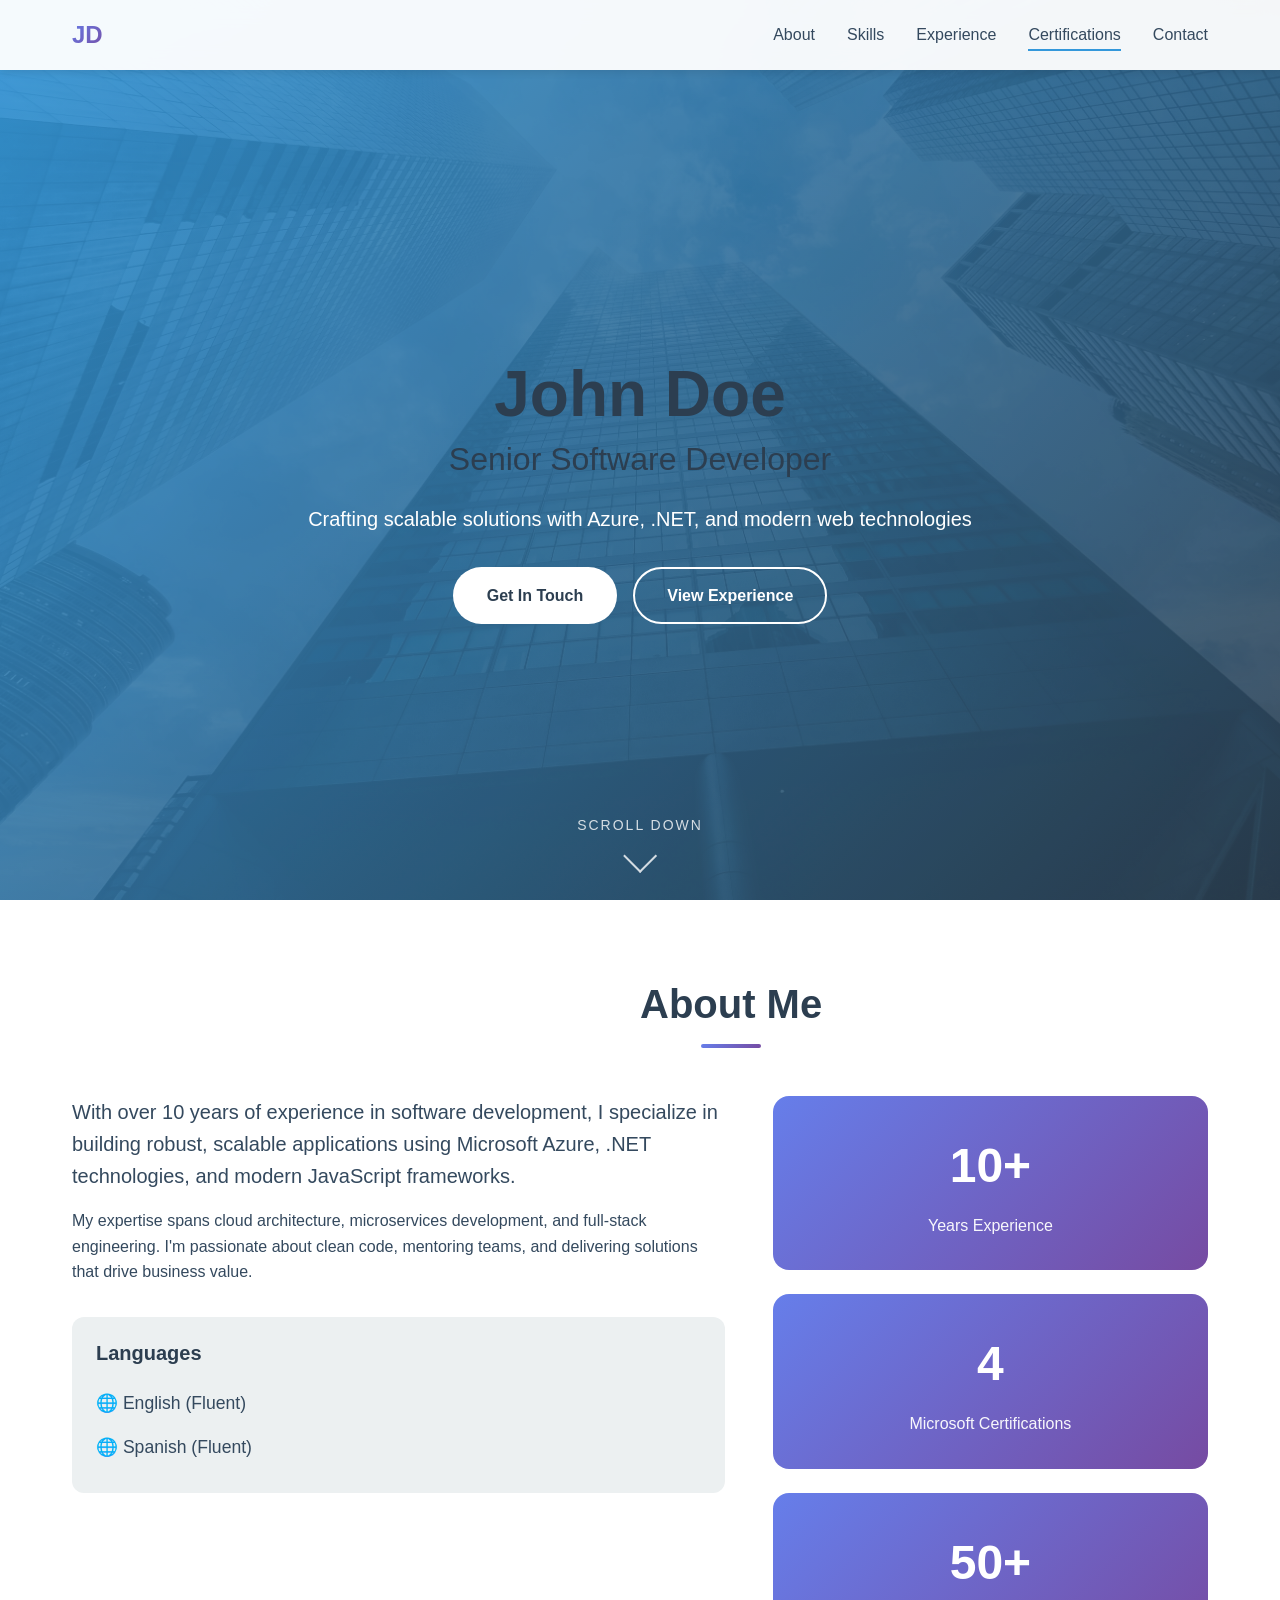
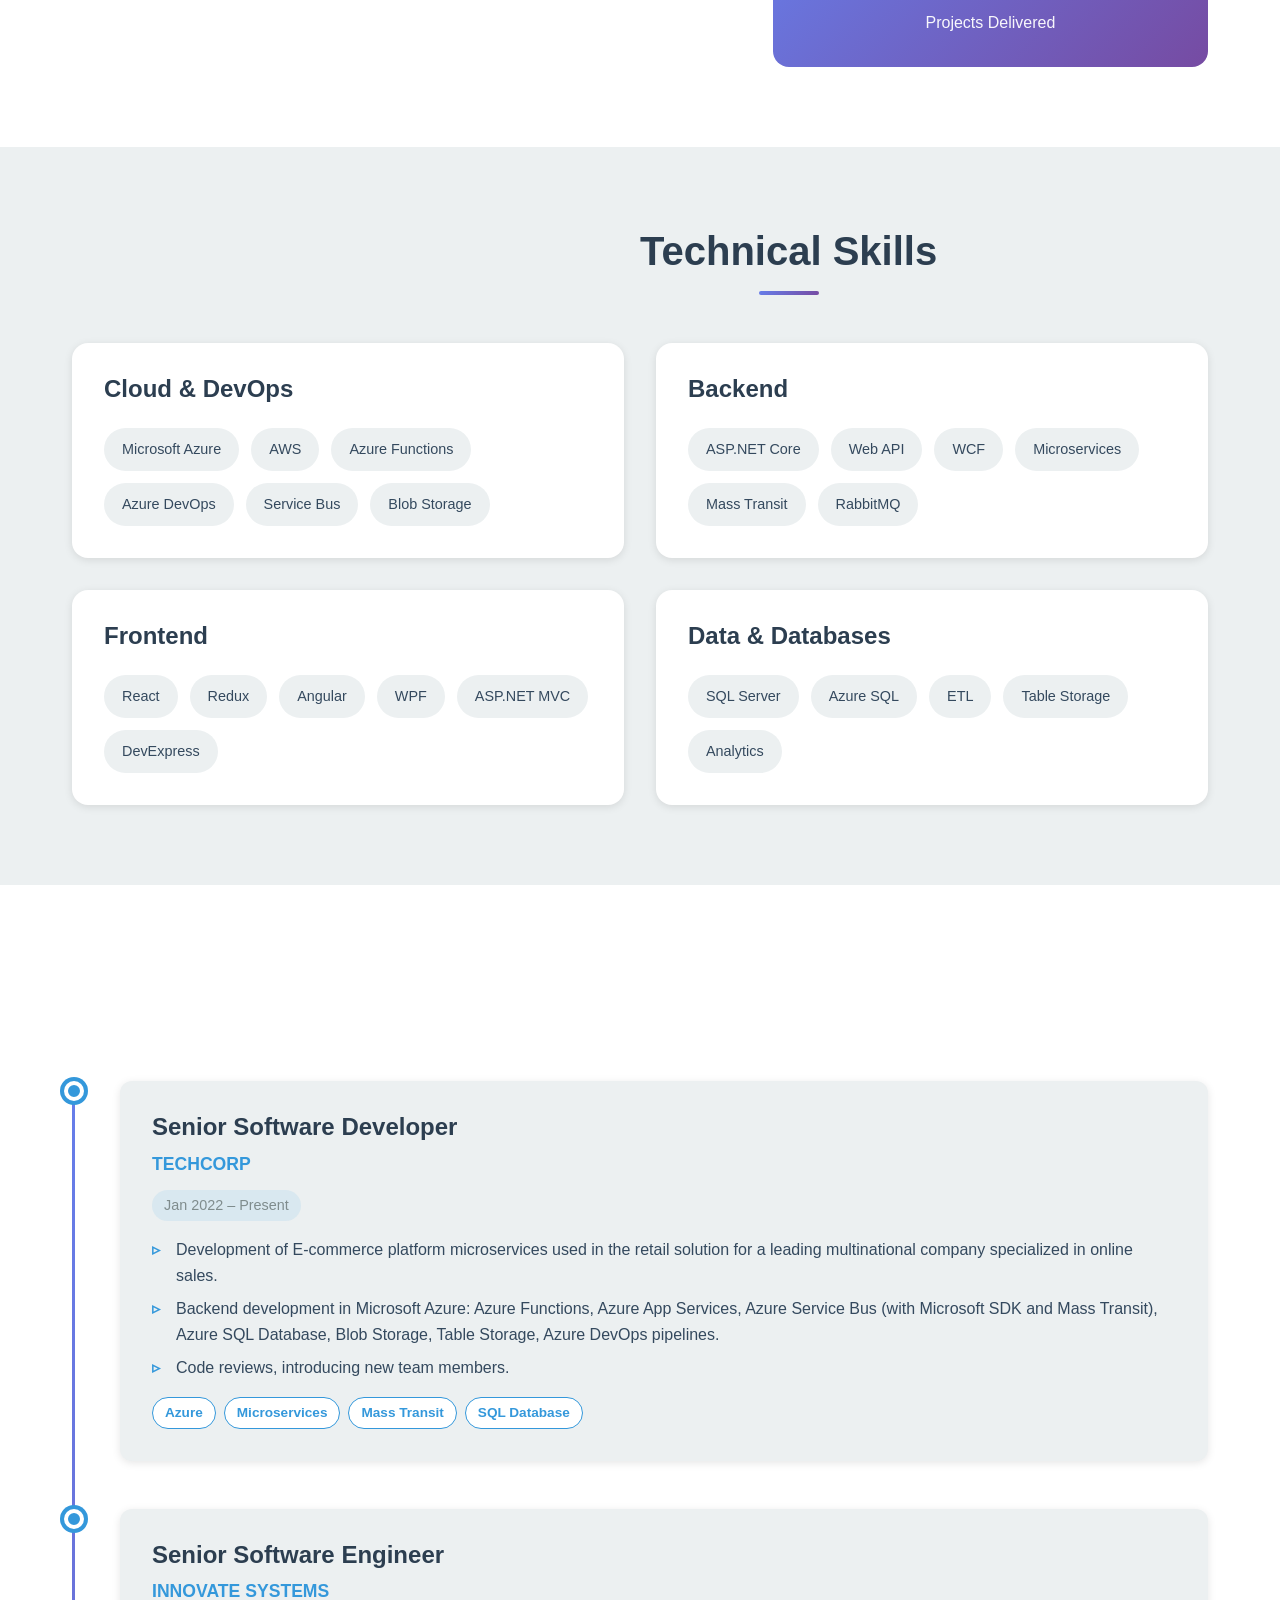
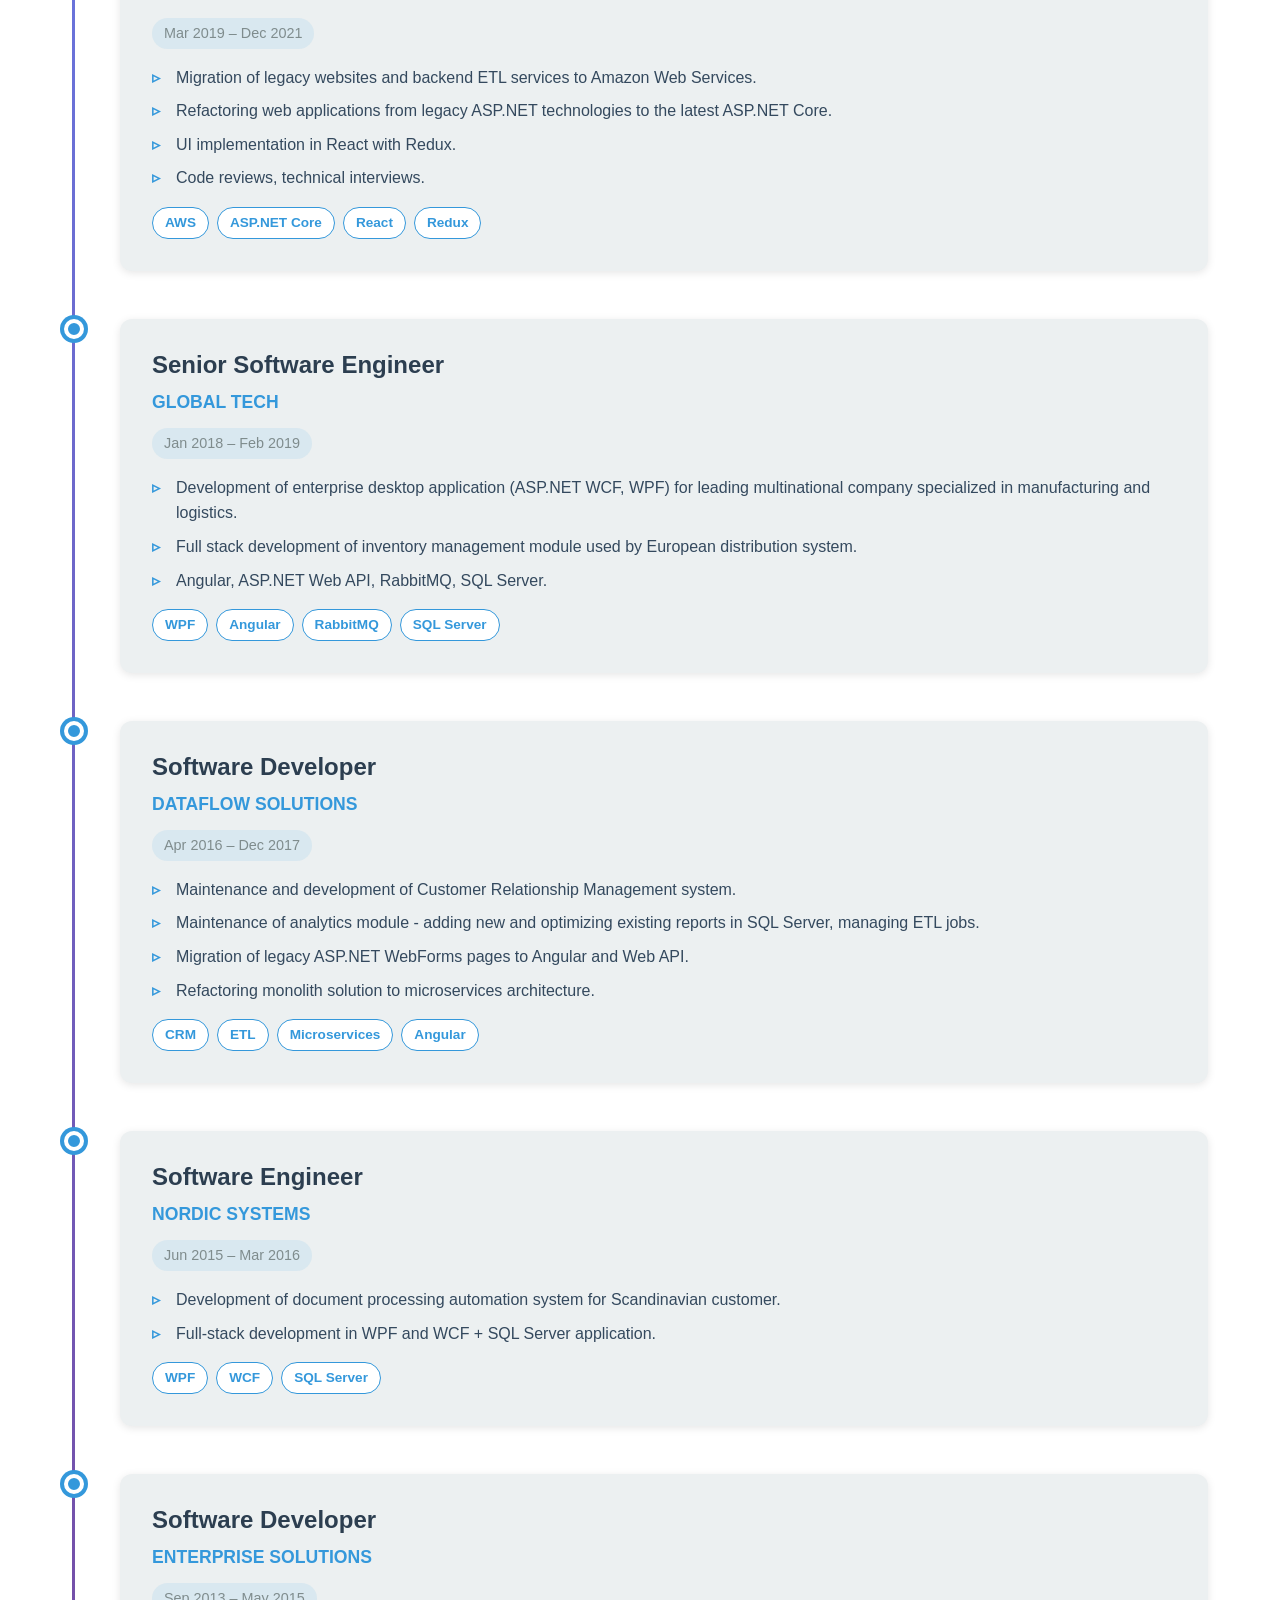
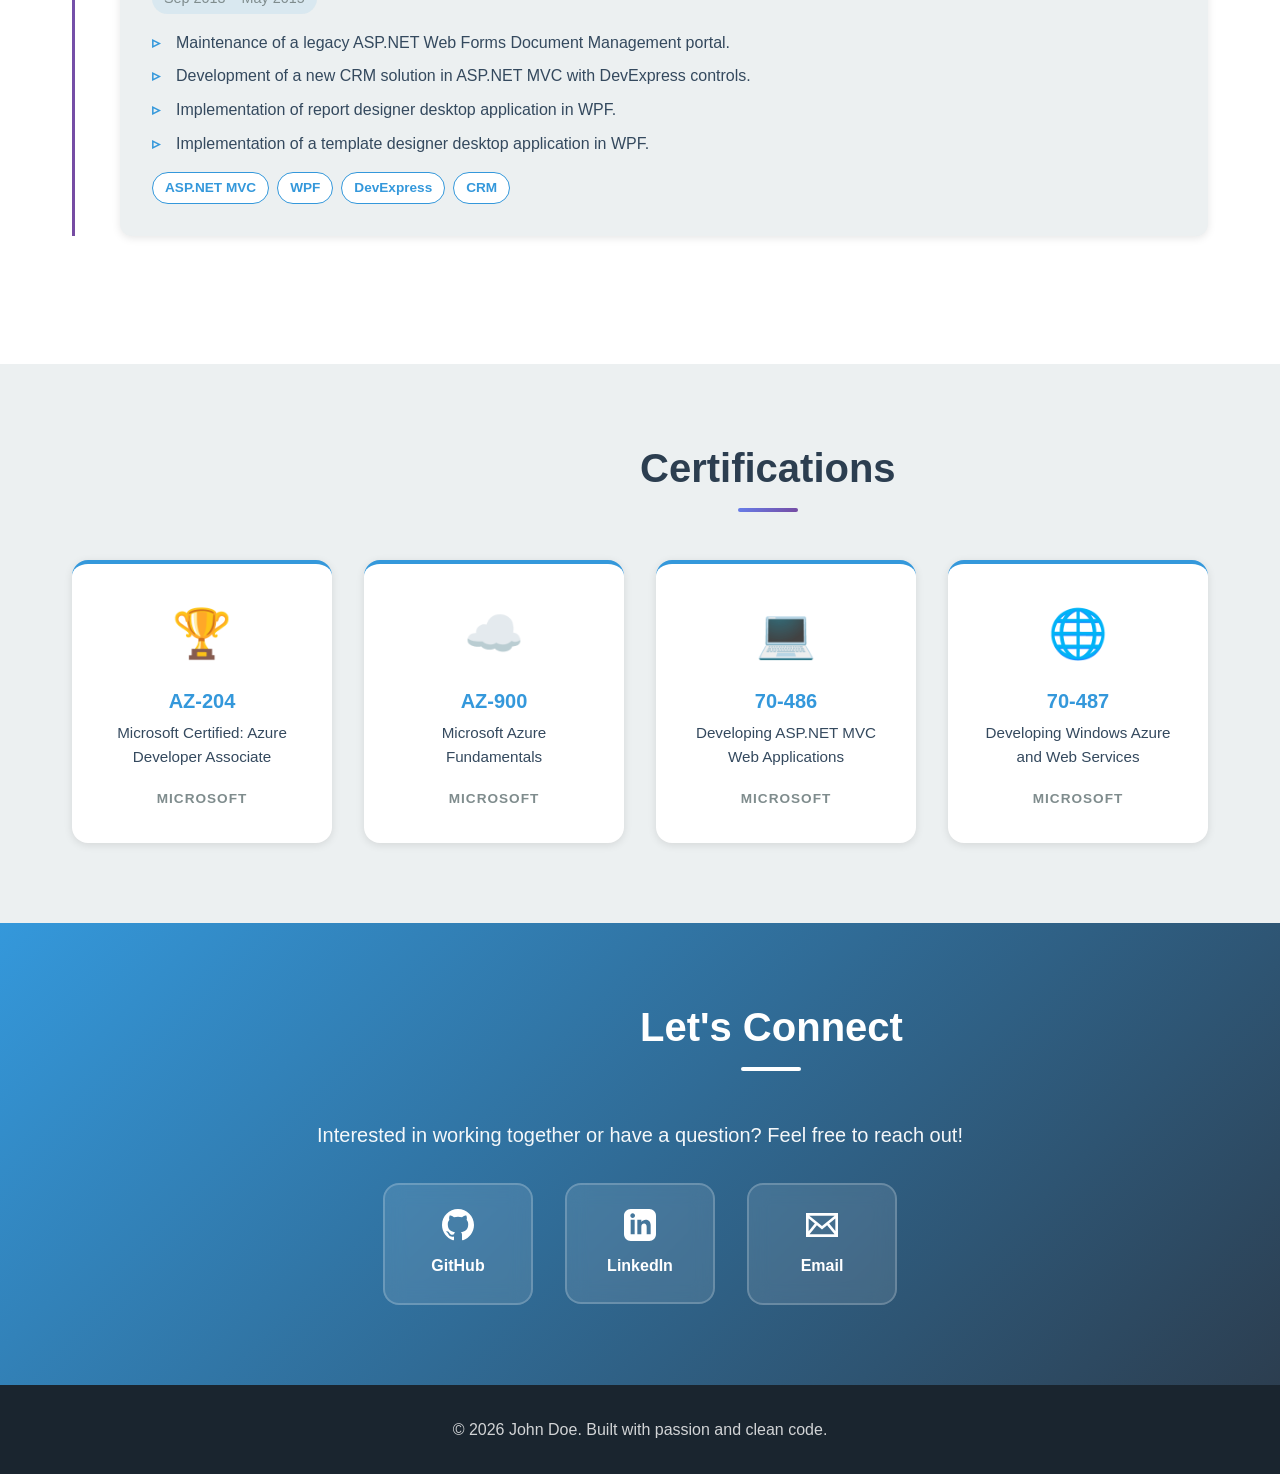
<file: index.html>
<!DOCTYPE html>
<html lang="en">
<head>
    <meta charset="UTF-8">
    <meta name="viewport" content="width=device-width, initial-scale=1.0">
    <meta name="description" content="John Doe - Senior Software Developer specializing in Azure, .NET, and modern web technologies">
    <title>John Doe | Senior Software Developer</title>
    <link rel="stylesheet" href="styles.css">
</head>
<body>
    <!-- Navigation -->
    <nav id="navbar" class="navbar">
        <div class="nav-container">
            <div class="nav-brand">JD</div>
            <ul class="nav-menu">
                <li><a href="#about" class="nav-link">About</a></li>
                <li><a href="#skills" class="nav-link">Skills</a></li>
                <li><a href="#experience" class="nav-link">Experience</a></li>
                <li><a href="#certifications" class="nav-link">Certifications</a></li>
                <li><a href="#contact" class="nav-link">Contact</a></li>
            </ul>
        </div>
    </nav>

    <!-- Hero Section -->
    <header id="hero" class="hero">
        <div class="hero-content">
            <div class="hero-text">
                <h1 class="hero-title">
                    <span class="name-line">John Doe</span>
                    <span class="title-line">Senior Software Developer</span>
                </h1>
                <p class="hero-subtitle">Crafting scalable solutions with Azure, .NET, and modern web technologies</p>
                <div class="hero-cta">
                    <a href="#contact" class="btn btn-primary">Get In Touch</a>
                    <a href="#experience" class="btn btn-secondary">View Experience</a>
                </div>
            </div>
        </div>
        <div class="scroll-indicator">
            <span>Scroll Down</span>
            <div class="scroll-arrow"></div>
        </div>
    </header>

    <!-- About Section -->
    <section id="about" class="section about-section">
        <div class="container">
            <h2 class="section-title" data-animate>About Me</h2>
            <div class="about-content">
                <div class="about-text" data-animate>
                    <p class="lead">With over 10 years of experience in software development, I specialize in building robust, scalable applications using Microsoft Azure, .NET technologies, and modern JavaScript frameworks.</p>
                    <p>My expertise spans cloud architecture, microservices development, and full-stack engineering. I'm passionate about clean code, mentoring teams, and delivering solutions that drive business value.</p>
                    <div class="about-languages">
                        <h3>Languages</h3>
                        <ul>
                            <li>🌐 English (Fluent)</li>
                            <li>🌐 Spanish (Fluent)</li>
                        </ul>
                    </div>
                </div>
                <div class="about-stats" data-animate>
                    <div class="stat-card">
                        <div class="stat-number">10+</div>
                        <div class="stat-label">Years Experience</div>
                    </div>
                    <div class="stat-card">
                        <div class="stat-number">4</div>
                        <div class="stat-label">Microsoft Certifications</div>
                    </div>
                    <div class="stat-card">
                        <div class="stat-number">50+</div>
                        <div class="stat-label">Projects Delivered</div>
                    </div>
                </div>
            </div>
        </div>
    </section>

    <!-- Skills Section -->
    <section id="skills" class="section skills-section">
        <div class="container">
            <h2 class="section-title" data-animate>Technical Skills</h2>
            <div class="skills-grid">
                <div class="skill-category" data-animate>
                    <h3>Cloud & DevOps</h3>
                    <div class="skill-tags">
                        <span class="skill-tag">Microsoft Azure</span>
                        <span class="skill-tag">AWS</span>
                        <span class="skill-tag">Azure Functions</span>
                        <span class="skill-tag">Azure DevOps</span>
                        <span class="skill-tag">Service Bus</span>
                        <span class="skill-tag">Blob Storage</span>
                    </div>
                </div>
                <div class="skill-category" data-animate>
                    <h3>Backend</h3>
                    <div class="skill-tags">
                        <span class="skill-tag">ASP.NET Core</span>
                        <span class="skill-tag">Web API</span>
                        <span class="skill-tag">WCF</span>
                        <span class="skill-tag">Microservices</span>
                        <span class="skill-tag">Mass Transit</span>
                        <span class="skill-tag">RabbitMQ</span>
                    </div>
                </div>
                <div class="skill-category" data-animate>
                    <h3>Frontend</h3>
                    <div class="skill-tags">
                        <span class="skill-tag">React</span>
                        <span class="skill-tag">Redux</span>
                        <span class="skill-tag">Angular</span>
                        <span class="skill-tag">WPF</span>
                        <span class="skill-tag">ASP.NET MVC</span>
                        <span class="skill-tag">DevExpress</span>
                    </div>
                </div>
                <div class="skill-category" data-animate>
                    <h3>Data & Databases</h3>
                    <div class="skill-tags">
                        <span class="skill-tag">SQL Server</span>
                        <span class="skill-tag">Azure SQL</span>
                        <span class="skill-tag">ETL</span>
                        <span class="skill-tag">Table Storage</span>
                        <span class="skill-tag">Analytics</span>
                    </div>
                </div>
            </div>
        </div>
    </section>

    <!-- Experience Section -->
    <section id="experience" class="section experience-section">
        <div class="container">
            <h2 class="section-title" data-animate>Professional Experience</h2>
            <div class="timeline">
                
                <!-- Experience 1 -->
                <article class="timeline-item" data-animate>
                    <div class="timeline-marker"></div>
                    <div class="timeline-content">
                        <div class="timeline-header">
                            <h3>Senior Software Developer</h3>
                            <span class="company">TECHCORP</span>
                            <span class="period">Jan 2022 – Present</span>
                        </div>
                        <ul class="timeline-details">
                            <li>Development of E-commerce platform microservices used in the retail solution for a leading multinational company specialized in online sales.</li>
                            <li>Backend development in Microsoft Azure: Azure Functions, Azure App Services, Azure Service Bus (with Microsoft SDK and Mass Transit), Azure SQL Database, Blob Storage, Table Storage, Azure DevOps pipelines.</li>
                            <li>Code reviews, introducing new team members.</li>
                        </ul>
                        <div class="tech-stack">
                            <span>Azure</span>
                            <span>Microservices</span>
                            <span>Mass Transit</span>
                            <span>SQL Database</span>
                        </div>
                    </div>
                </article>

                <!-- Experience 2 -->
                <article class="timeline-item" data-animate>
                    <div class="timeline-marker"></div>
                    <div class="timeline-content">
                        <div class="timeline-header">
                            <h3>Senior Software Engineer</h3>
                            <span class="company">INNOVATE SYSTEMS</span>
                            <span class="period">Mar 2019 – Dec 2021</span>
                        </div>
                        <ul class="timeline-details">
                            <li>Migration of legacy websites and backend ETL services to Amazon Web Services.</li>
                            <li>Refactoring web applications from legacy ASP.NET technologies to the latest ASP.NET Core.</li>
                            <li>UI implementation in React with Redux.</li>
                            <li>Code reviews, technical interviews.</li>
                        </ul>
                        <div class="tech-stack">
                            <span>AWS</span>
                            <span>ASP.NET Core</span>
                            <span>React</span>
                            <span>Redux</span>
                        </div>
                    </div>
                </article>

                <!-- Experience 3 -->
                <article class="timeline-item" data-animate>
                    <div class="timeline-marker"></div>
                    <div class="timeline-content">
                        <div class="timeline-header">
                            <h3>Senior Software Engineer</h3>
                            <span class="company">GLOBAL TECH</span>
                            <span class="period">Jan 2018 – Feb 2019</span>
                        </div>
                        <ul class="timeline-details">
                            <li>Development of enterprise desktop application (ASP.NET WCF, WPF) for leading multinational company specialized in manufacturing and logistics.</li>
                            <li>Full stack development of inventory management module used by European distribution system.</li>
                            <li>Angular, ASP.NET Web API, RabbitMQ, SQL Server.</li>
                        </ul>
                        <div class="tech-stack">
                            <span>WPF</span>
                            <span>Angular</span>
                            <span>RabbitMQ</span>
                            <span>SQL Server</span>
                        </div>
                    </div>
                </article>

                <!-- Experience 4 -->
                <article class="timeline-item" data-animate>
                    <div class="timeline-marker"></div>
                    <div class="timeline-content">
                        <div class="timeline-header">
                            <h3>Software Developer</h3>
                            <span class="company">DATAFLOW SOLUTIONS</span>
                            <span class="period">Apr 2016 – Dec 2017</span>
                        </div>
                        <ul class="timeline-details">
                            <li>Maintenance and development of Customer Relationship Management system.</li>
                            <li>Maintenance of analytics module - adding new and optimizing existing reports in SQL Server, managing ETL jobs.</li>
                            <li>Migration of legacy ASP.NET WebForms pages to Angular and Web API.</li>
                            <li>Refactoring monolith solution to microservices architecture.</li>
                        </ul>
                        <div class="tech-stack">
                            <span>CRM</span>
                            <span>ETL</span>
                            <span>Microservices</span>
                            <span>Angular</span>
                        </div>
                    </div>
                </article>

                <!-- Experience 5 -->
                <article class="timeline-item" data-animate>
                    <div class="timeline-marker"></div>
                    <div class="timeline-content">
                        <div class="timeline-header">
                            <h3>Software Engineer</h3>
                            <span class="company">NORDIC SYSTEMS</span>
                            <span class="period">Jun 2015 – Mar 2016</span>
                        </div>
                        <ul class="timeline-details">
                            <li>Development of document processing automation system for Scandinavian customer.</li>
                            <li>Full-stack development in WPF and WCF + SQL Server application.</li>
                        </ul>
                        <div class="tech-stack">
                            <span>WPF</span>
                            <span>WCF</span>
                            <span>SQL Server</span>
                        </div>
                    </div>
                </article>

                <!-- Experience 6 -->
                <article class="timeline-item" data-animate>
                    <div class="timeline-marker"></div>
                    <div class="timeline-content">
                        <div class="timeline-header">
                            <h3>Software Developer</h3>
                            <span class="company">ENTERPRISE SOLUTIONS</span>
                            <span class="period">Sep 2013 – May 2015</span>
                        </div>
                        <ul class="timeline-details">
                            <li>Maintenance of a legacy ASP.NET Web Forms Document Management portal.</li>
                            <li>Development of a new CRM solution in ASP.NET MVC with DevExpress controls.</li>
                            <li>Implementation of report designer desktop application in WPF.</li>
                            <li>Implementation of a template designer desktop application in WPF.</li>
                        </ul>
                        <div class="tech-stack">
                            <span>ASP.NET MVC</span>
                            <span>WPF</span>
                            <span>DevExpress</span>
                            <span>CRM</span>
                        </div>
                    </div>
                </article>

            </div>
        </div>
    </section>

    <!-- Certifications Section -->
    <section id="certifications" class="section certifications-section">
        <div class="container">
            <h2 class="section-title" data-animate>Certifications</h2>
            <div class="certifications-grid">
                <div class="cert-card" data-animate>
                    <div class="cert-icon">🏆</div>
                    <h3>AZ-204</h3>
                    <p>Microsoft Certified: Azure Developer Associate</p>
                    <span class="cert-issuer">Microsoft</span>
                </div>
                <div class="cert-card" data-animate>
                    <div class="cert-icon">☁️</div>
                    <h3>AZ-900</h3>
                    <p>Microsoft Azure Fundamentals</p>
                    <span class="cert-issuer">Microsoft</span>
                </div>
                <div class="cert-card" data-animate>
                    <div class="cert-icon">💻</div>
                    <h3>70-486</h3>
                    <p>Developing ASP.NET MVC Web Applications</p>
                    <span class="cert-issuer">Microsoft</span>
                </div>
                <div class="cert-card" data-animate>
                    <div class="cert-icon">🌐</div>
                    <h3>70-487</h3>
                    <p>Developing Windows Azure and Web Services</p>
                    <span class="cert-issuer">Microsoft</span>
                </div>
            </div>
        </div>
    </section>

    <!-- Contact Section -->
    <section id="contact" class="section contact-section">
        <div class="container">
            <h2 class="section-title" data-animate>Let's Connect</h2>
            <div class="contact-content" data-animate>
                <p class="contact-intro">Interested in working together or have a question? Feel free to reach out!</p>
                <div class="contact-links">
                    <a href="https://github.com/your-github-username" target="_blank" rel="noopener noreferrer" class="contact-link">
                        <svg viewBox="0 0 24 24" width="24" height="24">
                            <path fill="currentColor" d="M12 0c-6.626 0-12 5.373-12 12 0 5.302 3.438 9.8 8.207 11.387.599.111.793-.261.793-.577v-2.234c-3.338.726-4.033-1.416-4.033-1.416-.546-1.387-1.333-1.756-1.333-1.756-1.089-.745.083-.729.083-.729 1.205.084 1.839 1.237 1.839 1.237 1.07 1.834 2.807 1.304 3.492.997.107-.775.418-1.305.762-1.604-2.665-.305-5.467-1.334-5.467-5.931 0-1.311.469-2.381 1.236-3.221-.124-.303-.535-1.524.117-3.176 0 0 1.008-.322 3.301 1.23.957-.266 1.983-.399 3.003-.404 1.02.005 2.047.138 3.006.404 2.291-1.552 3.297-1.23 3.297-1.23.653 1.653.242 2.874.118 3.176.77.84 1.235 1.911 1.235 3.221 0 4.609-2.807 5.624-5.479 5.921.43.372.823 1.102.823 2.222v3.293c0 .319.192.694.801.576 4.765-1.589 8.199-6.086 8.199-11.386 0-6.627-5.373-12-12-12z"/>
                        </svg>
                        <span>GitHub</span>
                    </a>
                    <a href="https://linkedin.com/in/your-linkedin-username" target="_blank" rel="noopener noreferrer" class="contact-link">
                        <svg viewBox="0 0 24 24" width="24" height="24">
                            <path fill="currentColor" d="M19 0h-14c-2.761 0-5 2.239-5 5v14c0 2.761 2.239 5 5 5h14c2.762 0 5-2.239 5-5v-14c0-2.761-2.238-5-5-5zm-11 19h-3v-11h3v11zm-1.5-12.268c-.966 0-1.75-.79-1.75-1.764s.784-1.764 1.75-1.764 1.75.79 1.75 1.764-.783 1.764-1.75 1.764zm13.5 12.268h-3v-5.604c0-3.368-4-3.113-4 0v5.604h-3v-11h3v1.765c1.396-2.586 7-2.777 7 2.476v6.759z"/>
                        </svg>
                        <span>LinkedIn</span>
                    </a>
                    <a href="mailto:john.doe@example.com" class="contact-link">
                        <svg viewBox="0 0 24 24" width="24" height="24">
                            <path fill="currentColor" d="M0 3v18h24v-18h-24zm6.623 7.929l-4.623 5.712v-9.458l4.623 3.746zm-4.141-5.929h19.035l-9.517 7.713-9.518-7.713zm5.694 7.188l3.824 3.099 3.83-3.104 5.612 6.817h-18.779l5.513-6.812zm9.208-1.264l4.616-3.741v9.348l-4.616-5.607z"/>
                        </svg>
                        <span>Email</span>
                    </a>
                </div>
            </div>
        </div>
    </section>

    <!-- Footer -->
    <footer class="footer">
        <div class="container">
            <p>&copy; 2025 John Doe. Built with passion and clean code.</p>
        </div>
    </footer>

    <script src="script.js"></script>
</body>
</html>
</file>
<file: styles.css>
/* ====================================
   CSS Variables & Reset
   ==================================== */
:root {
  --primary: #2c3e50;
  --primary-dark: #1a252f;
  --accent: #3498db;
  --accent-hover: #2980b9;
  --background: #ecf0f1;
  --background-alt: #ffffff;
  --text: #34495e;
  --text-light: #7f8c8d;
  --border: #bdc3c7;
  --gradient-1: linear-gradient(135deg, #667eea 0%, #764ba2 100%);
  --gradient-2: linear-gradient(135deg, #3498db 0%, #2c3e50 100%);
  --shadow-sm: 0 2px 8px rgba(0, 0, 0, 0.1);
  --shadow-md: 0 4px 16px rgba(0, 0, 0, 0.15);
  --shadow-lg: 0 8px 32px rgba(0, 0, 0, 0.2);
  --transition: all 0.3s cubic-bezier(0.4, 0, 0.2, 1);
}

* {
  margin: 0;
  padding: 0;
  box-sizing: border-box;
}

html {
  scroll-behavior: smooth;
  font-size: 16px;
}

body {
  font-family: 'Segoe UI', Tahoma, Geneva, Verdana, sans-serif;
  line-height: 1.6;
  color: var(--text);
  background-color: var(--background);
  overflow-x: hidden;
}

/* ====================================
   Typography
   ==================================== */
h1, h2, h3, h4, h5, h6 {
  font-weight: 700;
  line-height: 1.2;
  color: var(--primary);
}

h1 { font-size: 3.5rem; }
h2 { font-size: 2.5rem; }
h3 { font-size: 1.75rem; }

.lead {
  font-size: 1.25rem;
  font-weight: 500;
  color: var(--text);
  margin-bottom: 1rem;
}

/* ====================================
   Layout Utilities
   ==================================== */
.container {
  max-width: 1200px;
  margin: 0 auto;
  padding: 0 2rem;
}

.section {
  padding: 5rem 0;
  position: relative;
}

.section-title {
  text-align: center;
  margin-bottom: 3rem;
  font-size: 2.5rem;
  position: relative;
  display: inline-block;
  left: 50%;
  transform: translateX(-50%);
}

.section-title::after {
  content: '';
  display: block;
  width: 60px;
  height: 4px;
  background: var(--gradient-1);
  margin: 1rem auto 0;
  border-radius: 2px;
}

/* ====================================
   Navigation
   ==================================== */
.navbar {
  position: fixed;
  top: 0;
  left: 0;
  right: 0;
  background: rgba(255, 255, 255, 0.95);
  backdrop-filter: blur(10px);
  box-shadow: var(--shadow-sm);
  z-index: 1000;
  transition: var(--transition);
}

.navbar.scrolled {
  box-shadow: var(--shadow-md);
}

.nav-container {
  max-width: 1200px;
  margin: 0 auto;
  padding: 1rem 2rem;
  display: flex;
  justify-content: space-between;
  align-items: center;
}

.nav-brand {
  font-size: 1.5rem;
  font-weight: 700;
  background: var(--gradient-1);
  -webkit-background-clip: text;
  -webkit-text-fill-color: transparent;
  background-clip: text;
}

.nav-menu {
  display: flex;
  list-style: none;
  gap: 2rem;
}

.nav-link {
  text-decoration: none;
  color: var(--text);
  font-weight: 500;
  position: relative;
  transition: var(--transition);
  padding: 0.5rem 0;
}

.nav-link::after {
  content: '';
  position: absolute;
  bottom: 0;
  left: 0;
  width: 0;
  height: 2px;
  background: var(--accent);
  transition: var(--transition);
}

.nav-link:hover {
  color: var(--accent);
}

.nav-link:hover::after,
.nav-link.active::after {
  width: 100%;
}

/* ====================================
   Hero Section
   ==================================== */
.hero {
  min-height: 100vh;
  display: flex;
  flex-direction: column;
  justify-content: center;
  align-items: center;
  background: var(--gradient-2);
  color: white;
  position: relative;
  padding-top: 80px;
  overflow: hidden;
}

.hero::before {
  content: '';
  position: absolute;
  top: 0;
  left: 0;
  right: 0;
  bottom: 0;
  background: url('assets/clay-leconey-XSONkHbAHkU-unsplash.jpg') center/cover;
  opacity: 0.1;
  z-index: 0;
}

.hero-content {
  text-align: center;
  z-index: 1;
  animation: fadeInUp 1s ease-out;
}

.hero-title {
  margin-bottom: 1.5rem;
}

.name-line {
  display: block;
  font-size: 4rem;
  font-weight: 800;
  margin-bottom: 0.5rem;
  animation: fadeInUp 1s ease-out 0.2s both;
}

.title-line {
  display: block;
  font-size: 2rem;
  font-weight: 400;
  opacity: 0.9;
  animation: fadeInUp 1s ease-out 0.4s both;
}

.hero-subtitle {
  font-size: 1.25rem;
  opacity: 0.9;
  margin-bottom: 2rem;
  animation: fadeInUp 1s ease-out 0.6s both;
}

.hero-cta {
  display: flex;
  gap: 1rem;
  justify-content: center;
  animation: fadeInUp 1s ease-out 0.8s both;
}

.btn {
  padding: 0.875rem 2rem;
  border-radius: 50px;
  text-decoration: none;
  font-weight: 600;
  transition: var(--transition);
  display: inline-block;
  border: 2px solid transparent;
}

.btn-primary {
  background: white;
  color: var(--primary);
}

.btn-primary:hover {
  transform: translateY(-2px);
  box-shadow: var(--shadow-lg);
}

.btn-secondary {
  background: transparent;
  color: white;
  border-color: white;
}

.btn-secondary:hover {
  background: white;
  color: var(--primary);
  transform: translateY(-2px);
}

.scroll-indicator {
  position: absolute;
  bottom: 2rem;
  left: 50%;
  transform: translateX(-50%);
  text-align: center;
  animation: bounce 2s infinite;
  z-index: 1;
  color: white;
  opacity: 0.8;
}

.scroll-indicator span {
  display: block;
  font-size: 0.875rem;
  margin-bottom: 0.5rem;
  text-transform: uppercase;
  letter-spacing: 2px;
}

.scroll-arrow {
  width: 24px;
  height: 24px;
  border-left: 2px solid white;
  border-bottom: 2px solid white;
  transform: rotate(-45deg);
  margin: 0 auto;
}

/* ====================================
   About Section
   ==================================== */
.about-section {
  background: var(--background-alt);
}

.about-content {
  display: grid;
  grid-template-columns: 1.5fr 1fr;
  gap: 3rem;
  align-items: start;
}

.about-text p {
  margin-bottom: 1rem;
  color: var(--text);
}

.about-languages {
  margin-top: 2rem;
  padding: 1.5rem;
  background: var(--background);
  border-radius: 12px;
}

.about-languages h3 {
  margin-bottom: 1rem;
  font-size: 1.25rem;
}

.about-languages ul {
  list-style: none;
}

.about-languages li {
  padding: 0.5rem 0;
  font-size: 1.1rem;
}

.about-stats {
  display: flex;
  flex-direction: column;
  gap: 1.5rem;
}

.stat-card {
  background: var(--gradient-1);
  padding: 2rem;
  border-radius: 16px;
  text-align: center;
  color: white;
  transition: var(--transition);
}

.stat-card:hover {
  transform: translateY(-5px);
  box-shadow: var(--shadow-lg);
}

.stat-number {
  font-size: 3rem;
  font-weight: 800;
  margin-bottom: 0.5rem;
}

.stat-label {
  font-size: 1rem;
  opacity: 0.95;
  font-weight: 500;
}

/* ====================================
   Skills Section
   ==================================== */
.skills-section {
  background: var(--background);
}

.skills-grid {
  display: grid;
  grid-template-columns: repeat(2, 1fr);
  gap: 2rem;
}

.skill-category {
  background: var(--background-alt);
  padding: 2rem;
  border-radius: 16px;
  box-shadow: var(--shadow-sm);
  transition: var(--transition);
}

.skill-category:hover {
  transform: translateY(-5px);
  box-shadow: var(--shadow-md);
}

.skill-category h3 {
  margin-bottom: 1.5rem;
  color: var(--primary);
  font-size: 1.5rem;
}

.skill-tags {
  display: flex;
  flex-wrap: wrap;
  gap: 0.75rem;
}

.skill-tag {
  padding: 0.5rem 1rem;
  background: var(--background);
  color: var(--text);
  border-radius: 50px;
  font-size: 0.9rem;
  font-weight: 500;
  transition: var(--transition);
  border: 2px solid transparent;
}

.skill-tag:hover {
  background: var(--accent);
  color: white;
  transform: translateY(-2px);
  border-color: var(--accent);
}

/* ====================================
   Experience Section (Timeline)
   ==================================== */
.experience-section {
  background: var(--background-alt);
}

.timeline {
  position: relative;
  padding-left: 3rem;
}

.timeline::before {
  content: '';
  position: absolute;
  left: 0;
  top: 0;
  bottom: 0;
  width: 3px;
  background: var(--gradient-1);
}

.timeline-item {
  position: relative;
  margin-bottom: 3rem;
  animation-delay: calc(var(--item-index, 0) * 0.1s);
}

.timeline-marker {
  position: absolute;
  left: -3.5rem;
  top: 0;
  width: 20px;
  height: 20px;
  border-radius: 50%;
  background: var(--accent);
  border: 4px solid var(--background-alt);
  box-shadow: 0 0 0 4px var(--accent);
  transition: var(--transition);
}

.timeline-item:hover .timeline-marker {
  transform: scale(1.3);
  box-shadow: 0 0 0 6px var(--accent);
}

.timeline-content {
  background: var(--background);
  padding: 2rem;
  border-radius: 12px;
  box-shadow: var(--shadow-sm);
  transition: var(--transition);
}

.timeline-content:hover {
  box-shadow: var(--shadow-md);
  transform: translateX(5px);
}

.timeline-header {
  margin-bottom: 1rem;
}

.timeline-header h3 {
  font-size: 1.5rem;
  margin-bottom: 0.5rem;
  color: var(--primary);
}

.company {
  display: block;
  font-size: 1.1rem;
  font-weight: 600;
  color: var(--accent);
  margin-bottom: 0.25rem;
}

.period {
  display: inline-block;
  font-size: 0.9rem;
  color: var(--text-light);
  padding: 0.25rem 0.75rem;
  background: rgba(52, 152, 219, 0.1);
  border-radius: 50px;
  margin-top: 0.5rem;
}

.timeline-details {
  list-style: none;
  margin-bottom: 1rem;
}

.timeline-details li {
  padding-left: 1.5rem;
  margin-bottom: 0.5rem;
  position: relative;
  color: var(--text);
}

.timeline-details li::before {
  content: '▹';
  position: absolute;
  left: 0;
  color: var(--accent);
  font-weight: bold;
}

.tech-stack {
  display: flex;
  flex-wrap: wrap;
  gap: 0.5rem;
  margin-top: 1rem;
}

.tech-stack span {
  padding: 0.25rem 0.75rem;
  background: white;
  color: var(--accent);
  border-radius: 50px;
  font-size: 0.85rem;
  font-weight: 600;
  border: 1px solid var(--accent);
}

/* ====================================
   Certifications Section
   ==================================== */
.certifications-section {
  background: var(--background);
}

.certifications-grid {
  display: grid;
  grid-template-columns: repeat(4, 1fr);
  gap: 2rem;
}

.cert-card {
  background: var(--background-alt);
  padding: 2rem;
  border-radius: 16px;
  text-align: center;
  box-shadow: var(--shadow-sm);
  transition: var(--transition);
  border-top: 4px solid var(--accent);
}

.cert-card:hover {
  transform: translateY(-10px);
  box-shadow: var(--shadow-lg);
}

.cert-icon {
  font-size: 3rem;
  margin-bottom: 1rem;
}

.cert-card h3 {
  font-size: 1.25rem;
  margin-bottom: 0.5rem;
  color: var(--accent);
}

.cert-card p {
  font-size: 0.95rem;
  color: var(--text);
  margin-bottom: 1rem;
  min-height: 3rem;
}

.cert-issuer {
  display: inline-block;
  font-size: 0.85rem;
  color: var(--text-light);
  font-weight: 600;
  text-transform: uppercase;
  letter-spacing: 1px;
}

/* ====================================
   Contact Section
   ==================================== */
.contact-section {
  background: var(--gradient-2);
  color: white;
}

.contact-section .section-title {
  color: white;
}

.contact-section .section-title::after {
  background: white;
}

.contact-content {
  text-align: center;
  max-width: 800px;
  margin: 0 auto;
}

.contact-intro {
  font-size: 1.25rem;
  margin-bottom: 2rem;
  opacity: 0.95;
}

.contact-links {
  display: flex;
  justify-content: center;
  gap: 2rem;
  flex-wrap: wrap;
}

.contact-link {
  display: flex;
  flex-direction: column;
  align-items: center;
  gap: 0.75rem;
  padding: 1.5rem 2rem;
  background: rgba(255, 255, 255, 0.1);
  backdrop-filter: blur(10px);
  border-radius: 16px;
  color: white;
  text-decoration: none;
  transition: var(--transition);
  border: 2px solid rgba(255, 255, 255, 0.2);
  min-width: 150px;
}

.contact-link:hover {
  background: rgba(255, 255, 255, 0.2);
  transform: translateY(-5px);
  box-shadow: var(--shadow-lg);
  border-color: rgba(255, 255, 255, 0.4);
}

.contact-link svg {
  width: 32px;
  height: 32px;
}

.contact-link span {
  font-weight: 600;
  font-size: 1rem;
}

/* ====================================
   Footer
   ==================================== */
.footer {
  background: var(--primary-dark);
  color: white;
  text-align: center;
  padding: 2rem 0;
}

.footer p {
  opacity: 0.8;
}

/* ====================================
   Animations
   ==================================== */
@keyframes fadeInUp {
  from {
    opacity: 0;
    transform: translateY(30px);
  }
  to {
    opacity: 1;
    transform: translateY(0);
  }
}

@keyframes bounce {
  0%, 20%, 50%, 80%, 100% {
    transform: translateX(-50%) translateY(0);
  }
  40% {
    transform: translateX(-50%) translateY(-10px);
  }
  60% {
    transform: translateX(-50%) translateY(-5px);
  }
}

/* Intersection Observer Animation */
[data-animate] {
  opacity: 0;
  transform: translateY(30px);
  transition: opacity 0.6s ease-out, transform 0.6s ease-out;
}

[data-animate].animate-in {
  opacity: 1;
  transform: translateY(0);
}

/* ====================================
   Responsive Design (Optional)
   ==================================== */
@media (max-width: 1024px) {
  .certifications-grid {
    grid-template-columns: repeat(2, 1fr);
  }
  
  .about-content {
    grid-template-columns: 1fr;
  }
}

@media (max-width: 768px) {
  h1 { font-size: 2.5rem; }
  h2 { font-size: 2rem; }
  
  .name-line { font-size: 2.5rem; }
  .title-line { font-size: 1.5rem; }
  
  .skills-grid,
  .certifications-grid {
    grid-template-columns: 1fr;
  }
  
  .nav-menu {
    gap: 1rem;
  }
  
  .timeline {
    padding-left: 2rem;
  }
  
  .timeline-marker {
    left: -2.5rem;
  }
}
</file>
